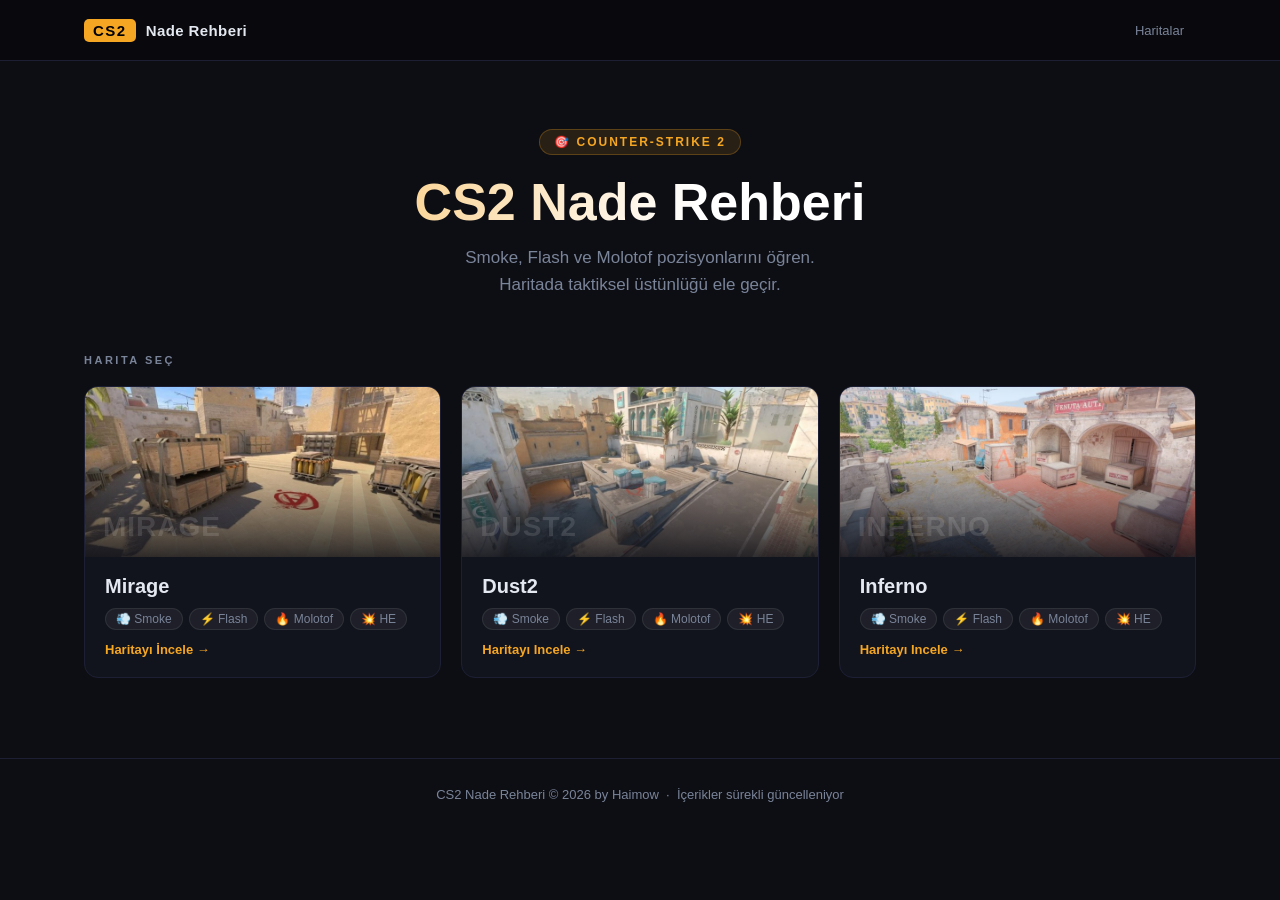
<file: index.html>
<!DOCTYPE html>
<html lang="tr">
<head>
  <meta charset="UTF-8" />
  <meta name="viewport" content="width=device-width, initial-scale=1.0" />
  <title>CS2 Nade Rehberi</title>
  <meta name="description" content="CS2 haritaları için smoke, flash ve molotof pozisyonları. Mirage, Dust2, Inferno video rehberi." />
  <link rel="icon" href="favicon.svg" type="image/svg+xml" />
  <link rel="stylesheet" href="style.css" />
</head>
<body>

  <header>
    <div class="header-inner">
      <a href="index.html" class="logo">
        <span class="logo-badge">CS2</span>
        <span class="logo-label">Nade Rehberi</span>
      </a>
      <nav>
        <a href="index.html">Haritalar</a>
      </nav>
    </div>
  </header>

  <main>
    <section class="hero">
      <span class="hero-eyebrow">🎯 COUNTER-STRIKE 2</span>
      <h1>CS2 Nade Rehberi</h1>
      <p>Smoke, Flash ve Molotof pozisyonlarını öğren.<br>Haritada taktiksel üstünlüğü ele geçir.</p>
    </section>

    <p class="section-label">HARITA SEÇ</p>

    <div class="maps-grid">

      <!-- ─── MIRAGE ─── -->
      <a href="mirage.html" class="map-card active-map">
        <div class="map-art mirage-art">
          <span class="map-art-label">MIRAGE</span>
        </div>
        <div class="map-info">
          <h2>Mirage</h2>
          <div class="nade-tags">
            <span class="nade-tag">💨 Smoke</span>
            <span class="nade-tag">⚡ Flash</span>
            <span class="nade-tag">🔥 Molotof</span>
            <span class="nade-tag">💥 HE</span>
          </div>
          <div class="tag-arrow">
            Haritayı İncele →
          </div>
        </div>
      </a>

      <!-- ─── DUST2 ─── -->
      <a href="dust2.html" class="map-card active-map">
        <div class="map-art dust2-art">
          <span class="map-art-label">DUST2</span>
        </div>
        <div class="map-info">
          <h2>Dust2</h2>
          <div class="nade-tags">
            <span class="nade-tag">💨 Smoke</span>
            <span class="nade-tag">⚡ Flash</span>
            <span class="nade-tag">🔥 Molotof</span>
            <span class="nade-tag">💥 HE</span>
          </div>
          <div class="tag-arrow">
            Haritayı Incele →
          </div>
        </div>
      </a>

      <!-- ─── INFERNO ─── -->
      <a href="inferno.html" class="map-card active-map">
        <div class="map-art inferno-art">
          <span class="map-art-label">INFERNO</span>
        </div>
        <div class="map-info">
          <h2>Inferno</h2>
          <div class="nade-tags">
            <span class="nade-tag">💨 Smoke</span>
            <span class="nade-tag">⚡ Flash</span>
            <span class="nade-tag">🔥 Molotof</span>
            <span class="nade-tag">💥 HE</span>
          </div>
          <div class="tag-arrow">
            Haritayı Incele →
          </div>
        </div>
      </a>

    </div>
  </main>

  <footer>
    <p>CS2 Nade Rehberi &copy; 2026 by Haimow &nbsp;·&nbsp; İçerikler sürekli güncelleniyor</p>
  </footer>

</body>
</html>
</file>
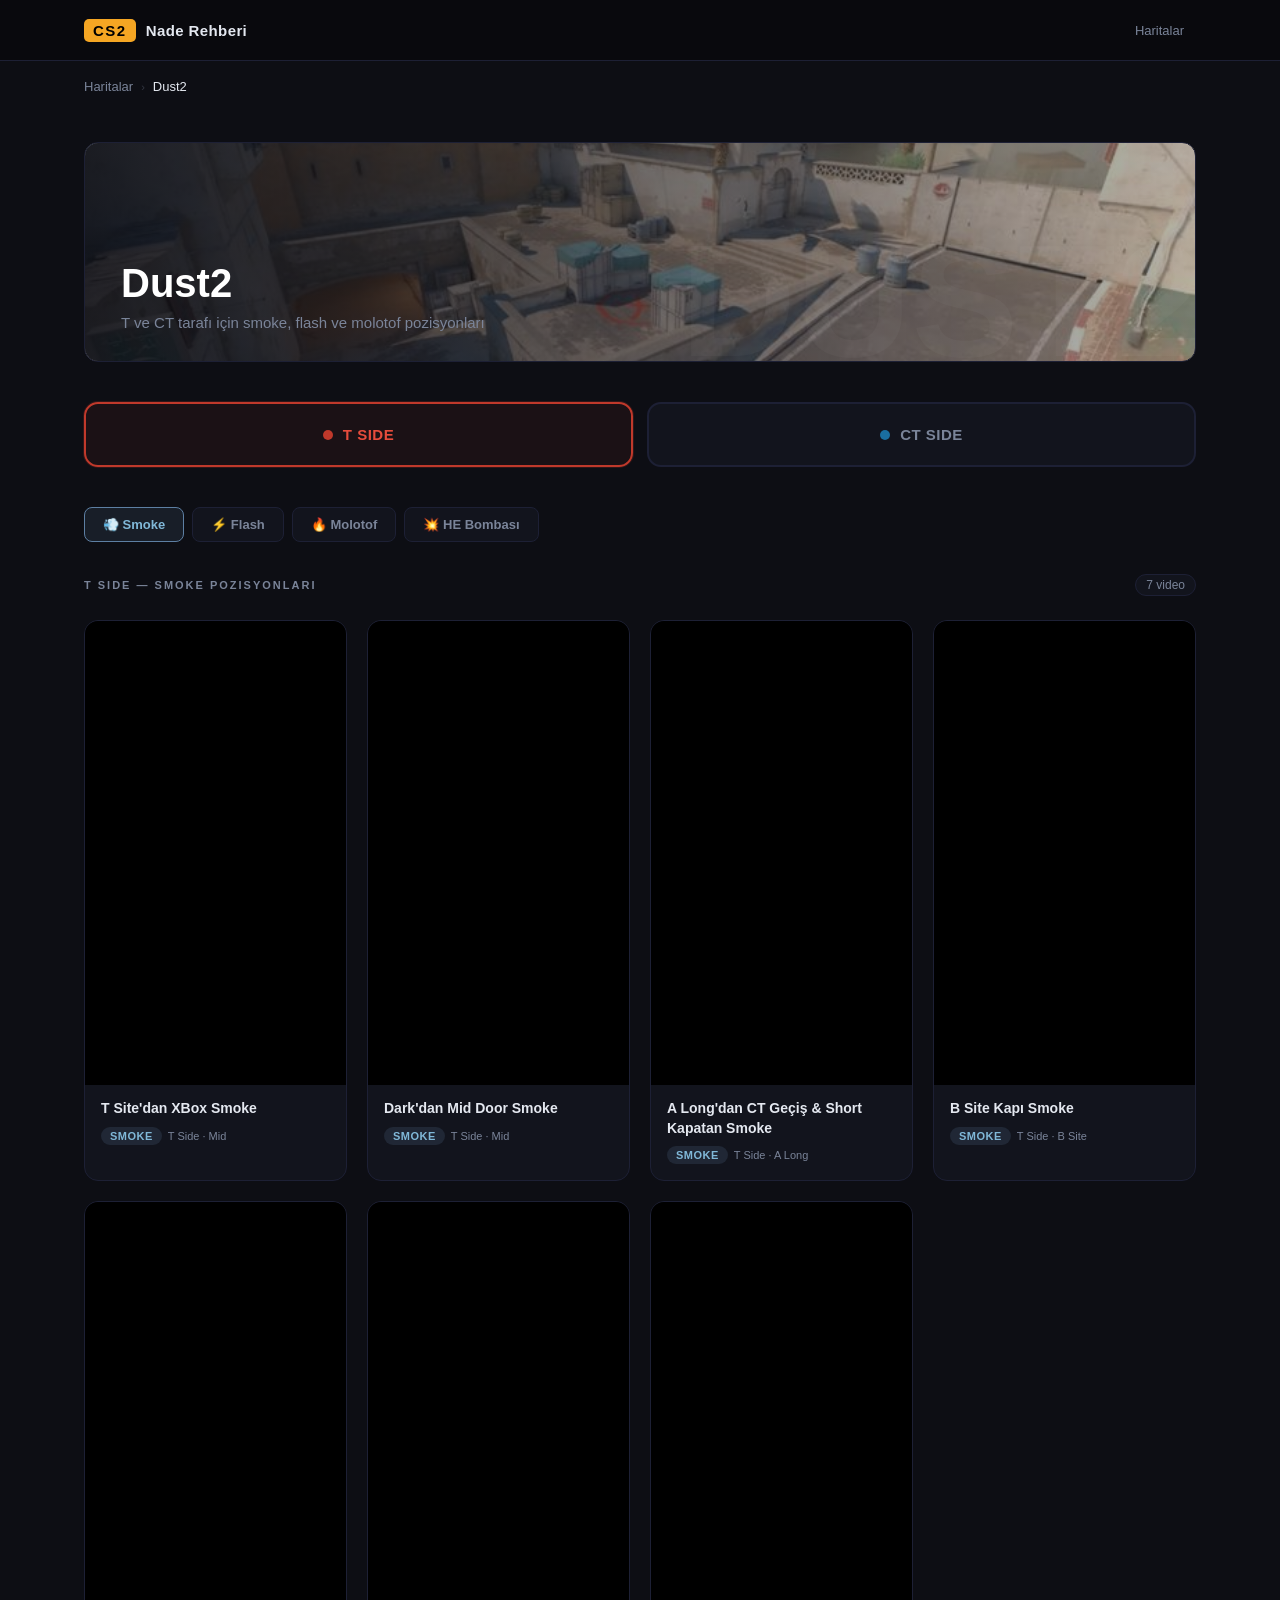
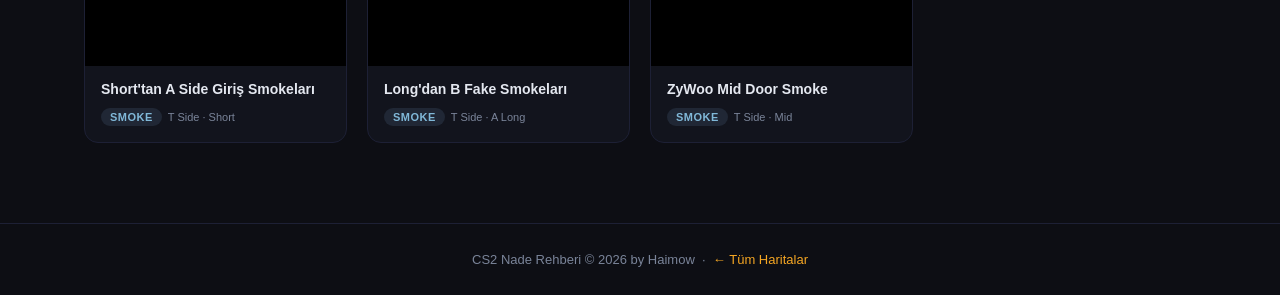
<file: dust2.html>
<!DOCTYPE html>
<html lang="tr">
<head>
  <meta charset="UTF-8" />
  <meta name="viewport" content="width=device-width, initial-scale=1.0" />
  <title>Dust2 — CS2 Nade Rehberi</title>
  <meta name="description" content="Dust2 haritasında T ve CT tarafı için smoke, flash, molotof pozisyonları ve video rehberleri." />
  <link rel="icon" href="favicon.svg" type="image/svg+xml" />
  <link rel="stylesheet" href="style.css" />
</head>
<body>

  <header>
    <div class="header-inner">
      <a href="index.html" class="logo">
        <span class="logo-badge">CS2</span>
        <span class="logo-label">Nade Rehberi</span>
      </a>
      <nav>
        <a href="index.html">Haritalar</a>
      </nav>
    </div>
  </header>

  <div class="breadcrumb">
    <a href="index.html">Haritalar</a>
    <span class="sep">›</span>
    <span class="current">Dust2</span>
  </div>

  <main>

    <!-- MAP HERO -->
    <div class="map-hero dust2-art">
      <div class="map-hero-overlay"></div>
      <span class="map-label-bg">DUST2</span>
      <div class="map-hero-content">
        <h1>Dust2</h1>
        <p>T ve CT tarafı için smoke, flash ve molotof pozisyonları</p>
      </div>
    </div>

    <!-- SIDE SELECTOR -->
    <div class="side-selector">
      <button class="side-btn t-btn active" id="btn-T" onclick="selectSide('T')">
        <span class="dot"></span>
        T SIDE
      </button>
      <button class="side-btn ct-btn" id="btn-CT" onclick="selectSide('CT')">
        <span class="dot"></span>
        CT SIDE
      </button>
    </div>

    <!-- ══════════════ T SIDE ══════════════ -->
    <div id="side-T" class="side-panel">

      <div class="nade-tabs" id="tabs-T">
        <button class="nade-tab active" data-type="smoke"   onclick="selectNade('smoke','T')">💨 Smoke</button>
        <button class="nade-tab"        data-type="flash"   onclick="selectNade('flash','T')">⚡ Flash</button>
        <button class="nade-tab"        data-type="molotov" onclick="selectNade('molotov','T')">🔥 Molotof</button>
        <button class="nade-tab"        data-type="he"      onclick="selectNade('he','T')">💥 HE Bombası</button>
      </div>

      <!-- T · SMOKE -->
      <div id="T-smoke" class="nade-content active">
        <div class="nade-section-header">
          <span class="nade-section-title">T SIDE — SMOKE POZISYONLARI</span>
          <span class="nade-count">7 video</span>
        </div>
        <div class="video-grid">

          <!-- 1 -->
          <div class="video-card">
            <div class="video-wrap">
              <iframe
                src="https://www.youtube.com/embed/_j7-LhldB5I?rel=0"
                title="T Site'dan XBox Smoke — Dust2 T Side"
                allow="accelerometer; autoplay; clipboard-write; encrypted-media; gyroscope; picture-in-picture"
                allowfullscreen
                loading="lazy"></iframe>
            </div>
            <div class="video-meta">
              <div class="video-title">T Site'dan XBox Smoke</div>
              <div class="video-tags">
                <span class="v-badge smoke">Smoke</span>
                <span class="v-side">T Side · Mid</span>
              </div>
            </div>
          </div>

          <!-- 2 -->
          <div class="video-card">
            <div class="video-wrap">
              <iframe
                src="https://www.youtube.com/embed/mUys7lGhgGE?rel=0"
                title="Dark'dan Mid Door Smoke — Dust2 T Side"
                allow="accelerometer; autoplay; clipboard-write; encrypted-media; gyroscope; picture-in-picture"
                allowfullscreen
                loading="lazy"></iframe>
            </div>
            <div class="video-meta">
              <div class="video-title">Dark'dan Mid Door Smoke</div>
              <div class="video-tags">
                <span class="v-badge smoke">Smoke</span>
                <span class="v-side">T Side · Mid</span>
              </div>
            </div>
          </div>

          <!-- 3 -->
          <div class="video-card">
            <div class="video-wrap">
              <iframe
                src="https://www.youtube.com/embed/QPNvjYfgCxs?rel=0"
                title="A Long'dan CT Geçiş ve Short Kapatan Smoke — Dust2 T Side"
                allow="accelerometer; autoplay; clipboard-write; encrypted-media; gyroscope; picture-in-picture"
                allowfullscreen
                loading="lazy"></iframe>
            </div>
            <div class="video-meta">
              <div class="video-title">A Long'dan CT Geçiş & Short Kapatan Smoke</div>
              <div class="video-tags">
                <span class="v-badge smoke">Smoke</span>
                <span class="v-side">T Side · A Long</span>
              </div>
            </div>
          </div>

          <!-- 4 -->
          <div class="video-card">
            <div class="video-wrap">
              <iframe
                src="https://www.youtube.com/embed/F8hf64g1MTo?rel=0"
                title="B Site Kapı Smoke — Dust2 T Side"
                allow="accelerometer; autoplay; clipboard-write; encrypted-media; gyroscope; picture-in-picture"
                allowfullscreen
                loading="lazy"></iframe>
            </div>
            <div class="video-meta">
              <div class="video-title">B Site Kapı Smoke</div>
              <div class="video-tags">
                <span class="v-badge smoke">Smoke</span>
                <span class="v-side">T Side · B Site</span>
              </div>
            </div>
          </div>

          <!-- 5 -->
          <div class="video-card">
            <div class="video-wrap">
              <iframe
                src="https://www.youtube.com/embed/MlWtnjYoNzs?rel=0"
                title="Short'tan A Side Giriş Smokeları — Dust2 T Side"
                allow="accelerometer; autoplay; clipboard-write; encrypted-media; gyroscope; picture-in-picture"
                allowfullscreen
                loading="lazy"></iframe>
            </div>
            <div class="video-meta">
              <div class="video-title">Short'tan A Side Giriş Smokeları</div>
              <div class="video-tags">
                <span class="v-badge smoke">Smoke</span>
                <span class="v-side">T Side · Short</span>
              </div>
            </div>
          </div>

          <!-- 6 -->
          <div class="video-card">
            <div class="video-wrap">
              <iframe
                src="https://www.youtube.com/embed/jqLv-cZ9zMg?rel=0"
                title="Long'dan B Fake Smokeları — Dust2 T Side"
                allow="accelerometer; autoplay; clipboard-write; encrypted-media; gyroscope; picture-in-picture"
                allowfullscreen
                loading="lazy"></iframe>
            </div>
            <div class="video-meta">
              <div class="video-title">Long'dan B Fake Smokeları</div>
              <div class="video-tags">
                <span class="v-badge smoke">Smoke</span>
                <span class="v-side">T Side · A Long</span>
              </div>
            </div>
          </div>

          <!-- 7 -->
          <div class="video-card">
            <div class="video-wrap">
              <iframe
                src="https://www.youtube.com/embed/lMHOKGGyUyc?rel=0"
                title="ZyWoo Mid Door Smoke — Dust2 T Side"
                allow="accelerometer; autoplay; clipboard-write; encrypted-media; gyroscope; picture-in-picture"
                allowfullscreen
                loading="lazy"></iframe>
            </div>
            <div class="video-meta">
              <div class="video-title">ZyWoo Mid Door Smoke</div>
              <div class="video-tags">
                <span class="v-badge smoke">Smoke</span>
                <span class="v-side">T Side · Mid</span>
              </div>
            </div>
          </div>

        </div><!-- /video-grid -->
      </div><!-- /T-smoke -->

      <!-- T · FLASH -->
      <div id="T-flash" class="nade-content">
        <div class="nade-section-header">
          <span class="nade-section-title">T SIDE — FLASH POZISYONLARI</span>
          <span class="nade-count">3 video</span>
        </div>
        <div class="video-grid">

          <div class="video-card">
            <div class="video-wrap">
              <iframe
                src="https://www.youtube.com/embed/4PnrRcAYbtc?rel=0"
                title="Short Flash A Site — Dust2 T Side"
                allow="accelerometer; autoplay; clipboard-write; encrypted-media; gyroscope; picture-in-picture"
                allowfullscreen loading="lazy"></iframe>
            </div>
            <div class="video-meta">
              <div class="video-title">Short Flash A Site</div>
              <div class="video-tags">
                <span class="v-badge flash">Flash</span>
                <span class="v-side">T Side · Short</span>
              </div>
            </div>
          </div>

          <div class="video-card">
            <div class="video-wrap">
              <iframe
                src="https://www.youtube.com/embed/57pphpMI0Y8?rel=0"
                title="B Site Xbox Flash — Dust2 T Side"
                allow="accelerometer; autoplay; clipboard-write; encrypted-media; gyroscope; picture-in-picture"
                allowfullscreen loading="lazy"></iframe>
            </div>
            <div class="video-meta">
              <div class="video-title">B Site Xbox Flash</div>
              <div class="video-tags">
                <span class="v-badge flash">Flash</span>
                <span class="v-side">T Side · B Site</span>
              </div>
            </div>
          </div>

          <div class="video-card">
            <div class="video-wrap-landscape">
              <iframe
                src="https://www.youtube.com/embed/YRaTb3xYnmY?rel=0"
                title="Short Flash From Tunnel — Dust2 T Side"
                allow="accelerometer; autoplay; clipboard-write; encrypted-media; gyroscope; picture-in-picture"
                allowfullscreen loading="lazy"></iframe>
            </div>
            <div class="video-meta">
              <div class="video-title">Short Flash From Tunnel</div>
              <div class="video-tags">
                <span class="v-badge flash">Flash</span>
                <span class="v-side">T Side · Short</span>
              </div>
            </div>
          </div>

        </div>
      </div>

      <!-- T · MOLOTOV -->
      <div id="T-molotov" class="nade-content">
        <div class="nade-section-header">
          <span class="nade-section-title">T SIDE — MOLOTOF POZISYONLARI</span>
          <span class="nade-count">2 video</span>
        </div>
        <div class="video-grid">

          <div class="video-card">
            <div class="video-wrap">
              <iframe
                src="https://www.youtube.com/embed/Y6pEJHnN7nY?rel=0"
                title="Long Entry Molly — Dust2 T Side"
                allow="accelerometer; autoplay; clipboard-write; encrypted-media; gyroscope; picture-in-picture"
                allowfullscreen loading="lazy"></iframe>
            </div>
            <div class="video-meta">
              <div class="video-title">Long Entry Molly</div>
              <div class="video-tags">
                <span class="v-badge molotov">Molotof</span>
                <span class="v-side">T Side · A Long</span>
              </div>
            </div>
          </div>

          <div class="video-card">
            <div class="video-wrap-landscape">
              <iframe
                src="https://www.youtube.com/embed/gRCSuM8K-Ls?rel=0"
                title="B Site Under Window Molly — Dust2 T Side"
                allow="accelerometer; autoplay; clipboard-write; encrypted-media; gyroscope; picture-in-picture"
                allowfullscreen loading="lazy"></iframe>
            </div>
            <div class="video-meta">
              <div class="video-title">B Site Under Window Molly</div>
              <div class="video-tags">
                <span class="v-badge molotov">Molotof</span>
                <span class="v-side">T Side · B Site</span>
              </div>
            </div>
          </div>

        </div>
      </div>

      <!-- T · HE -->
      <div id="T-he" class="nade-content">
        <div class="soon-section">
          <div class="soon-icon">💥</div>
          <h3>HE Bombası Pozisyonları Yakında</h3>
          <p>T Side Dust2 HE videoları hazırlanıyor</p>
        </div>
      </div>

    </div><!-- /side-T -->


    <!-- ══════════════ CT SIDE ══════════════ -->
    <div id="side-CT" class="side-panel" style="display:none;">

      <div class="nade-tabs" id="tabs-CT">
        <button class="nade-tab active" data-type="smoke"   onclick="selectNade('smoke','CT')">💨 Smoke</button>
        <button class="nade-tab"        data-type="flash"   onclick="selectNade('flash','CT')">⚡ Flash</button>
        <button class="nade-tab"        data-type="molotov" onclick="selectNade('molotov','CT')">🔥 Molotof</button>
        <button class="nade-tab"        data-type="he"      onclick="selectNade('he','CT')">💥 HE Bombası</button>
      </div>

      <div id="CT-smoke" class="nade-content active">
        <div class="soon-section">
          <div class="soon-icon">💨</div>
          <h3>CT Side Smoke Pozisyonları Yakında</h3>
          <p>CT Side Dust2 smoke videoları hazırlanıyor</p>
        </div>
      </div>
      <div id="CT-flash" class="nade-content">
        <div class="soon-section">
          <div class="soon-icon">⚡</div>
          <h3>CT Side Flash Pozisyonları Yakında</h3>
          <p>CT Side Dust2 flash videoları hazırlanıyor</p>
        </div>
      </div>
      <div id="CT-molotov" class="nade-content">
        <div class="soon-section">
          <div class="soon-icon">🔥</div>
          <h3>CT Side Molotof Pozisyonları Yakında</h3>
          <p>CT Side Dust2 molotof videoları hazırlanıyor</p>
        </div>
      </div>
      <div id="CT-he" class="nade-content">
        <div class="soon-section">
          <div class="soon-icon">💥</div>
          <h3>CT Side HE Pozisyonları Yakında</h3>
          <p>CT Side Dust2 HE videoları hazırlanıyor</p>
        </div>
      </div>

    </div><!-- /side-CT -->

  </main>

  <footer>
    <p>CS2 Nade Rehberi &copy; 2026 by Haimow &nbsp;·&nbsp; <a href="index.html">← Tüm Haritalar</a></p>
  </footer>

  <script>
    var currentSide = 'T';

    function selectSide(side) {
      currentSide = side;
      document.getElementById('btn-T').classList.toggle('active', side === 'T');
      document.getElementById('btn-CT').classList.toggle('active', side === 'CT');
      document.getElementById('side-T').style.display  = side === 'T'  ? 'block' : 'none';
      document.getElementById('side-CT').style.display = side === 'CT' ? 'block' : 'none';
    }

    function selectNade(type, side) {
      var s = side || currentSide;
      var tabs = document.querySelectorAll('#tabs-' + s + ' .nade-tab');
      tabs.forEach(function(t){ t.classList.remove('active'); });
      var activeTab = document.querySelector('#tabs-' + s + ' .nade-tab[data-type="' + type + '"]');
      if (activeTab) activeTab.classList.add('active');
      var panel = document.getElementById('side-' + s);
      panel.querySelectorAll('.nade-content').forEach(function(c){ c.classList.remove('active'); });
      var target = document.getElementById(s + '-' + type);
      if (target) target.classList.add('active');
    }
  </script>

</body>
</html>
</file>
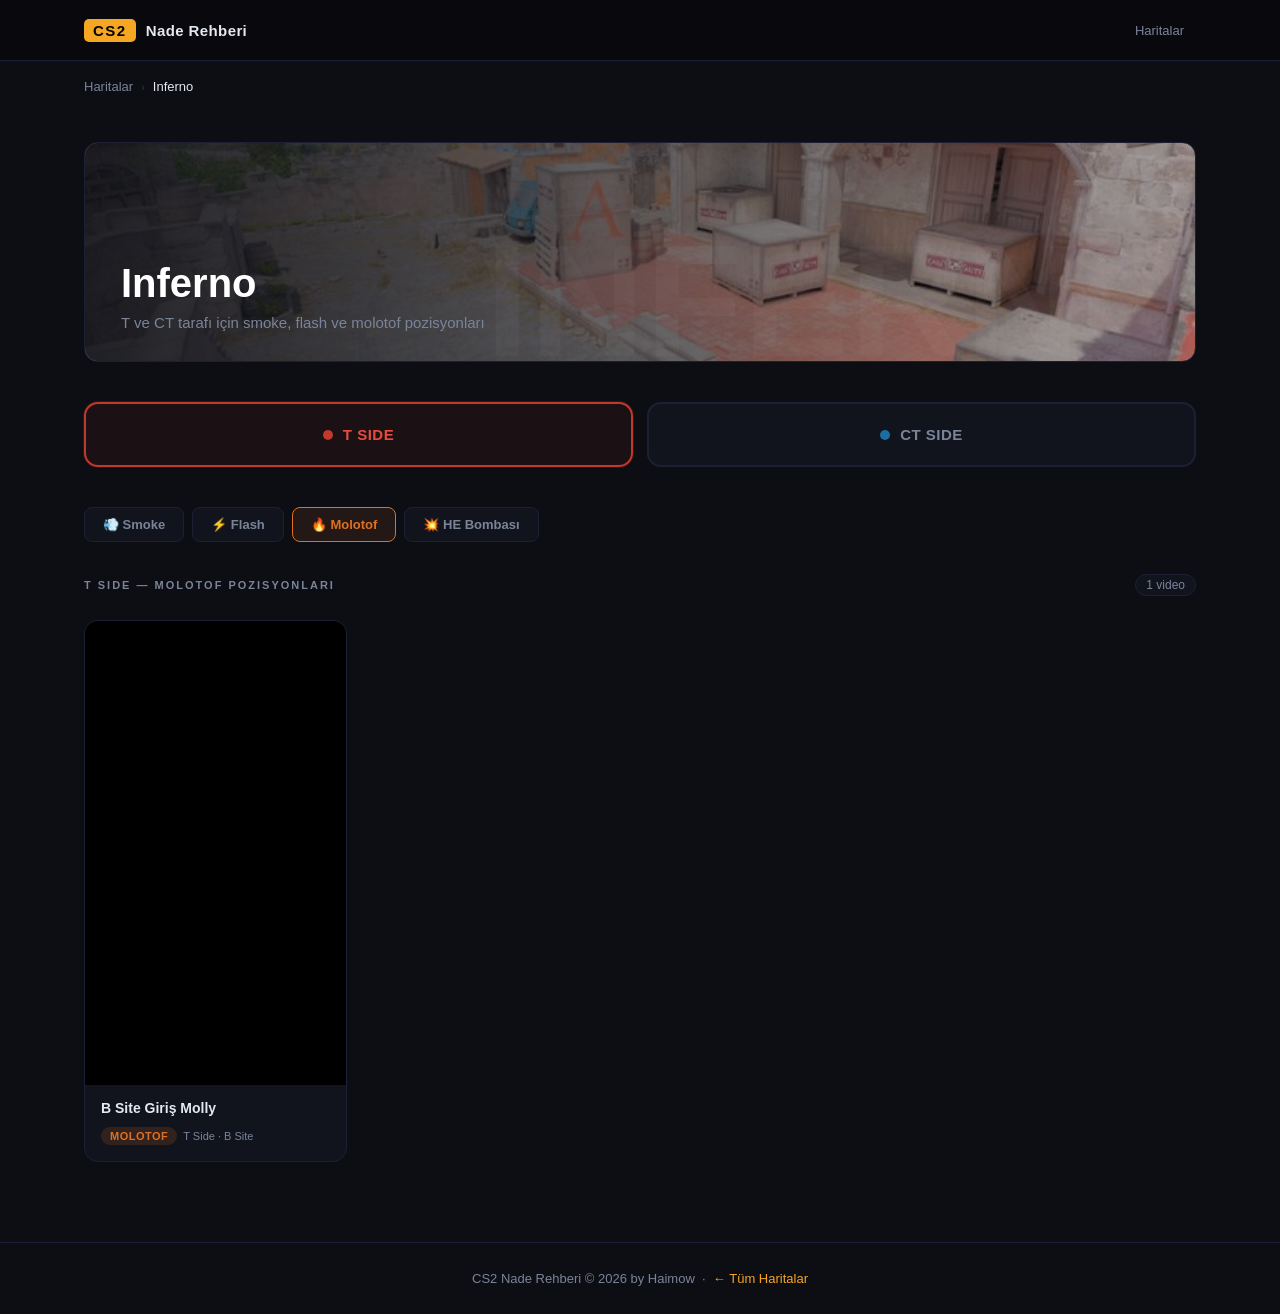
<file: inferno.html>
<!DOCTYPE html>
<html lang="tr">
<head>
  <meta charset="UTF-8" />
  <meta name="viewport" content="width=device-width, initial-scale=1.0" />
  <title>Inferno — CS2 Nade Rehberi</title>
  <meta name="description" content="Inferno haritasında T ve CT tarafı için smoke, flash, molotof pozisyonları ve video rehberleri." />
  <link rel="icon" href="favicon.svg" type="image/svg+xml" />
  <link rel="stylesheet" href="style.css" />
</head>
<body>

  <header>
    <div class="header-inner">
      <a href="index.html" class="logo">
        <span class="logo-badge">CS2</span>
        <span class="logo-label">Nade Rehberi</span>
      </a>
      <nav>
        <a href="index.html">Haritalar</a>
      </nav>
    </div>
  </header>

  <div class="breadcrumb">
    <a href="index.html">Haritalar</a>
    <span class="sep">›</span>
    <span class="current">Inferno</span>
  </div>

  <main>

    <!-- MAP HERO -->
    <div class="map-hero inferno-art">
      <div class="map-hero-overlay"></div>
      <span class="map-label-bg">INFERNO</span>
      <div class="map-hero-content">
        <h1>Inferno</h1>
        <p>T ve CT tarafı için smoke, flash ve molotof pozisyonları</p>
      </div>
    </div>

    <!-- SIDE SELECTOR -->
    <div class="side-selector">
      <button class="side-btn t-btn active" id="btn-T" onclick="selectSide('T')">
        <span class="dot"></span>
        T SIDE
      </button>
      <button class="side-btn ct-btn" id="btn-CT" onclick="selectSide('CT')">
        <span class="dot"></span>
        CT SIDE
      </button>
    </div>

    <!-- ══════════════ T SIDE ══════════════ -->
    <div id="side-T" class="side-panel">

      <div class="nade-tabs" id="tabs-T">
        <button class="nade-tab"        data-type="smoke"   onclick="selectNade('smoke','T')">💨 Smoke</button>
        <button class="nade-tab"        data-type="flash"   onclick="selectNade('flash','T')">⚡ Flash</button>
        <button class="nade-tab active" data-type="molotov" onclick="selectNade('molotov','T')">🔥 Molotof</button>
        <button class="nade-tab"        data-type="he"      onclick="selectNade('he','T')">💥 HE Bombası</button>
      </div>

      <!-- T · SMOKE -->
      <div id="T-smoke" class="nade-content">
        <div class="soon-section">
          <div class="soon-icon">💨</div>
          <h3>Smoke Pozisyonları Yakında</h3>
          <p>T Side Inferno smoke videoları hazırlanıyor</p>
        </div>
      </div>

      <!-- T · FLASH -->
      <div id="T-flash" class="nade-content">
        <div class="soon-section">
          <div class="soon-icon">⚡</div>
          <h3>Flash Pozisyonları Yakında</h3>
          <p>T Side Inferno flash videoları hazırlanıyor</p>
        </div>
      </div>

      <!-- T · MOLOTOV -->
      <div id="T-molotov" class="nade-content active">
        <div class="nade-section-header">
          <span class="nade-section-title">T SIDE — MOLOTOF POZISYONLARI</span>
          <span class="nade-count">1 video</span>
        </div>
        <div class="video-grid">

          <!-- 1 -->
          <div class="video-card">
            <div class="video-wrap">
              <iframe
                src="https://www.youtube.com/embed/0viKNr16OCA?rel=0"
                title="B Site Giriş Molly — Inferno T Side"
                allow="accelerometer; autoplay; clipboard-write; encrypted-media; gyroscope; picture-in-picture"
                allowfullscreen
                loading="lazy"></iframe>
            </div>
            <div class="video-meta">
              <div class="video-title">B Site Giriş Molly</div>
              <div class="video-tags">
                <span class="v-badge molotov">Molotof</span>
                <span class="v-side">T Side · B Site</span>
              </div>
            </div>
          </div>

        </div><!-- /video-grid -->
      </div><!-- /T-molotov -->

      <!-- T · HE -->
      <div id="T-he" class="nade-content">
        <div class="soon-section">
          <div class="soon-icon">💥</div>
          <h3>HE Bombası Pozisyonları Yakında</h3>
          <p>T Side Inferno HE videoları hazırlanıyor</p>
        </div>
      </div>

    </div><!-- /side-T -->


    <!-- ══════════════ CT SIDE ══════════════ -->
    <div id="side-CT" class="side-panel" style="display:none;">

      <div class="nade-tabs" id="tabs-CT">
        <button class="nade-tab active" data-type="smoke"   onclick="selectNade('smoke','CT')">💨 Smoke</button>
        <button class="nade-tab"        data-type="flash"   onclick="selectNade('flash','CT')">⚡ Flash</button>
        <button class="nade-tab"        data-type="molotov" onclick="selectNade('molotov','CT')">🔥 Molotof</button>
        <button class="nade-tab"        data-type="he"      onclick="selectNade('he','CT')">💥 HE Bombası</button>
      </div>

      <div id="CT-smoke" class="nade-content active">
        <div class="soon-section">
          <div class="soon-icon">💨</div>
          <h3>CT Side Smoke Pozisyonları Yakında</h3>
          <p>CT Side Inferno smoke videoları hazırlanıyor</p>
        </div>
      </div>
      <div id="CT-flash" class="nade-content">
        <div class="soon-section">
          <div class="soon-icon">⚡</div>
          <h3>CT Side Flash Pozisyonları Yakında</h3>
          <p>CT Side Inferno flash videoları hazırlanıyor</p>
        </div>
      </div>
      <div id="CT-molotov" class="nade-content">
        <div class="soon-section">
          <div class="soon-icon">🔥</div>
          <h3>CT Side Molotof Pozisyonları Yakında</h3>
          <p>CT Side Inferno molotof videoları hazırlanıyor</p>
        </div>
      </div>
      <div id="CT-he" class="nade-content">
        <div class="soon-section">
          <div class="soon-icon">💥</div>
          <h3>CT Side HE Pozisyonları Yakında</h3>
          <p>CT Side Inferno HE videoları hazırlanıyor</p>
        </div>
      </div>

    </div><!-- /side-CT -->

  </main>

  <footer>
    <p>CS2 Nade Rehberi &copy; 2026 by Haimow &nbsp;·&nbsp; <a href="index.html">← Tüm Haritalar</a></p>
  </footer>

  <script>
    var currentSide = 'T';

    function selectSide(side) {
      currentSide = side;
      document.getElementById('btn-T').classList.toggle('active', side === 'T');
      document.getElementById('btn-CT').classList.toggle('active', side === 'CT');
      document.getElementById('side-T').style.display  = side === 'T'  ? 'block' : 'none';
      document.getElementById('side-CT').style.display = side === 'CT' ? 'block' : 'none';
    }

    function selectNade(type, side) {
      var s = side || currentSide;
      var tabs = document.querySelectorAll('#tabs-' + s + ' .nade-tab');
      tabs.forEach(function(t){ t.classList.remove('active'); });
      var activeTab = document.querySelector('#tabs-' + s + ' .nade-tab[data-type="' + type + '"]');
      if (activeTab) activeTab.classList.add('active');
      var panel = document.getElementById('side-' + s);
      panel.querySelectorAll('.nade-content').forEach(function(c){ c.classList.remove('active'); });
      var target = document.getElementById(s + '-' + type);
      if (target) target.classList.add('active');
    }
  </script>

</body>
</html>
</file>
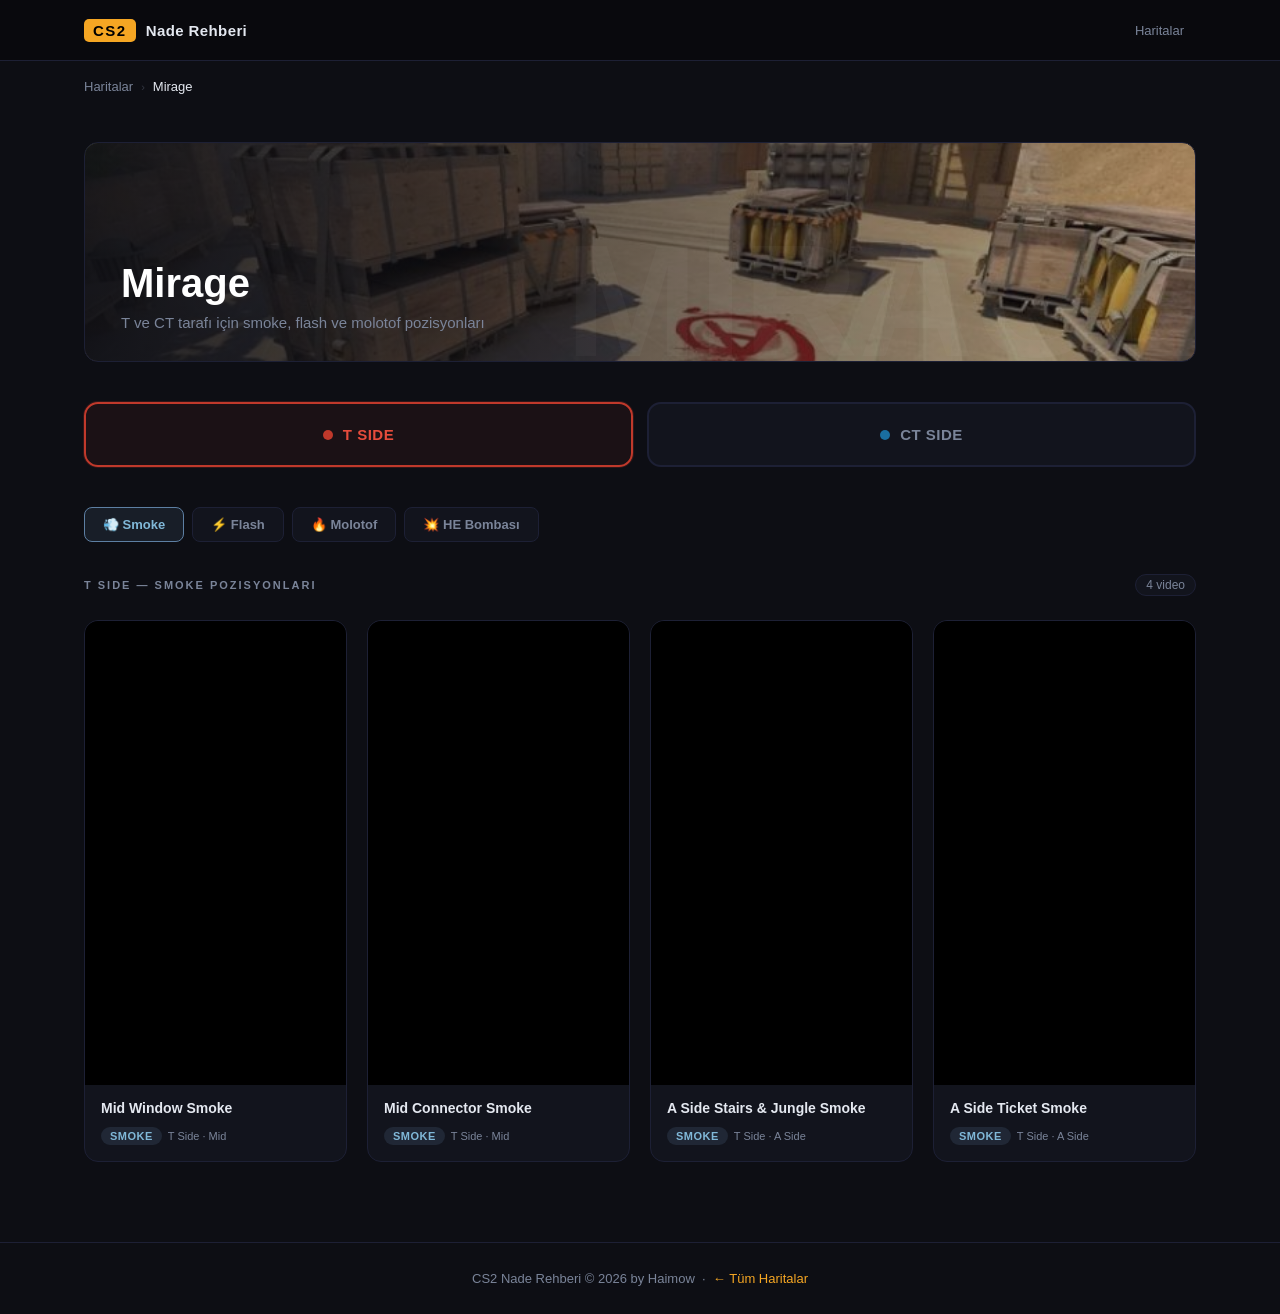
<file: mirage.html>
<!DOCTYPE html>
<html lang="tr">
<head>
  <meta charset="UTF-8" />
  <meta name="viewport" content="width=device-width, initial-scale=1.0" />
  <title>Mirage — CS2 Nade Rehberi</title>
  <meta name="description" content="Mirage haritasında T ve CT tarafı için smoke, flash, molotof pozisyonları ve video rehberleri." />
  <link rel="icon" href="favicon.svg" type="image/svg+xml" />
  <link rel="stylesheet" href="style.css" />
</head>
<body>

  <header>
    <div class="header-inner">
      <a href="index.html" class="logo">
        <span class="logo-badge">CS2</span>
        <span class="logo-label">Nade Rehberi</span>
      </a>
      <nav>
        <a href="index.html">Haritalar</a>
      </nav>
    </div>
  </header>

  <div class="breadcrumb">
    <a href="index.html">Haritalar</a>
    <span class="sep">›</span>
    <span class="current">Mirage</span>
  </div>

  <main>

    <!-- MAP HERO -->
    <div class="map-hero mirage-art">
      <div class="map-hero-overlay"></div>
      <span class="map-label-bg">MIRAGE</span>
      <div class="map-hero-content">
        <h1>Mirage</h1>
        <p>T ve CT tarafı için smoke, flash ve molotof pozisyonları</p>
      </div>
    </div>

    <!-- SIDE SELECTOR -->
    <div class="side-selector">
      <button class="side-btn t-btn active" id="btn-T" onclick="selectSide('T')">
        <span class="dot"></span>
        T SIDE
      </button>
      <button class="side-btn ct-btn" id="btn-CT" onclick="selectSide('CT')">
        <span class="dot"></span>
        CT SIDE
      </button>
    </div>

    <!-- ══════════════ T SIDE ══════════════ -->
    <div id="side-T" class="side-panel">

      <div class="nade-tabs" id="tabs-T">
        <button class="nade-tab active" data-type="smoke" onclick="selectNade('smoke','T')">💨 Smoke</button>
        <button class="nade-tab"        data-type="flash" onclick="selectNade('flash','T')">⚡ Flash</button>
        <button class="nade-tab"        data-type="molotov" onclick="selectNade('molotov','T')">🔥 Molotof</button>
        <button class="nade-tab"        data-type="he"    onclick="selectNade('he','T')">💥 HE Bombası</button>
      </div>

      <!-- T · SMOKE -->
      <div id="T-smoke" class="nade-content active">
        <div class="nade-section-header">
          <span class="nade-section-title">T SIDE — SMOKE POZISYONLARI</span>
          <span class="nade-count">4 video</span>
        </div>
        <div class="video-grid">

          <!-- 1 -->
          <div class="video-card">
            <div class="video-wrap">
              <iframe
                src="https://www.youtube.com/embed/-miscViSqUM?rel=0"
                title="Mid Window Smoke — Mirage T Side"
                allow="accelerometer; autoplay; clipboard-write; encrypted-media; gyroscope; picture-in-picture"
                allowfullscreen
                loading="lazy"></iframe>
            </div>
            <div class="video-meta">
              <div class="video-title">Mid Window Smoke</div>
              <div class="video-tags">
                <span class="v-badge smoke">Smoke</span>
                <span class="v-side">T Side · Mid</span>
              </div>
            </div>
          </div>

          <!-- 2 -->
          <div class="video-card">
            <div class="video-wrap">
              <iframe
                src="https://www.youtube.com/embed/POYjFrZLk88?rel=0"
                title="Mid Connector Smoke — Mirage T Side"
                allow="accelerometer; autoplay; clipboard-write; encrypted-media; gyroscope; picture-in-picture"
                allowfullscreen
                loading="lazy"></iframe>
            </div>
            <div class="video-meta">
              <div class="video-title">Mid Connector Smoke</div>
              <div class="video-tags">
                <span class="v-badge smoke">Smoke</span>
                <span class="v-side">T Side · Mid</span>
              </div>
            </div>
          </div>

          <!-- 3 -->
          <div class="video-card">
            <div class="video-wrap">
              <iframe
                src="https://www.youtube.com/embed/IHYPywK_eKQ?rel=0"
                title="A Side Stairs ve Jungle Smoke — Mirage T Side"
                allow="accelerometer; autoplay; clipboard-write; encrypted-media; gyroscope; picture-in-picture"
                allowfullscreen
                loading="lazy"></iframe>
            </div>
            <div class="video-meta">
              <div class="video-title">A Side Stairs & Jungle Smoke</div>
              <div class="video-tags">
                <span class="v-badge smoke">Smoke</span>
                <span class="v-side">T Side · A Side</span>
              </div>
            </div>
          </div>

          <!-- 4 -->
          <div class="video-card">
            <div class="video-wrap">
              <iframe
                src="https://www.youtube.com/embed/lcc8bRdpWec?rel=0"
                title="A Side Ticket Smoke — Mirage T Side"
                allow="accelerometer; autoplay; clipboard-write; encrypted-media; gyroscope; picture-in-picture"
                allowfullscreen
                loading="lazy"></iframe>
            </div>
            <div class="video-meta">
              <div class="video-title">A Side Ticket Smoke</div>
              <div class="video-tags">
                <span class="v-badge smoke">Smoke</span>
                <span class="v-side">T Side · A Side</span>
              </div>
            </div>
          </div>

        </div><!-- /video-grid -->
      </div><!-- /T-smoke -->

      <!-- T · FLASH -->
      <div id="T-flash" class="nade-content">
        <div class="soon-section">
          <div class="soon-icon">⚡</div>
          <h3>Flash Pozisyonları Yakında</h3>
          <p>T Side Mirage flash videoları hazırlanıyor</p>
        </div>
      </div>

      <!-- T · MOLOTOV -->
      <div id="T-molotov" class="nade-content">
        <div class="soon-section">
          <div class="soon-icon">🔥</div>
          <h3>Molotof Pozisyonları Yakında</h3>
          <p>T Side Mirage molotof videoları hazırlanıyor</p>
        </div>
      </div>

      <!-- T · HE -->
      <div id="T-he" class="nade-content">
        <div class="soon-section">
          <div class="soon-icon">💥</div>
          <h3>HE Bombası Pozisyonları Yakında</h3>
          <p>T Side Mirage HE videoları hazırlanıyor</p>
        </div>
      </div>

    </div><!-- /side-T -->


    <!-- ══════════════ CT SIDE ══════════════ -->
    <div id="side-CT" class="side-panel" style="display:none;">

      <div class="nade-tabs" id="tabs-CT">
        <button class="nade-tab active" data-type="smoke"   onclick="selectNade('smoke','CT')">💨 Smoke</button>
        <button class="nade-tab"        data-type="flash"   onclick="selectNade('flash','CT')">⚡ Flash</button>
        <button class="nade-tab"        data-type="molotov" onclick="selectNade('molotov','CT')">🔥 Molotof</button>
        <button class="nade-tab"        data-type="he"      onclick="selectNade('he','CT')">💥 HE Bombası</button>
      </div>

      <div id="CT-smoke" class="nade-content active">
        <div class="soon-section">
          <div class="soon-icon">💨</div>
          <h3>CT Side Smoke Pozisyonları Yakında</h3>
          <p>CT Side Mirage smoke videoları hazırlanıyor</p>
        </div>
      </div>
      <div id="CT-flash" class="nade-content">
        <div class="soon-section">
          <div class="soon-icon">⚡</div>
          <h3>CT Side Flash Pozisyonları Yakında</h3>
          <p>CT Side Mirage flash videoları hazırlanıyor</p>
        </div>
      </div>
      <div id="CT-molotov" class="nade-content">
        <div class="soon-section">
          <div class="soon-icon">🔥</div>
          <h3>CT Side Molotof Pozisyonları Yakında</h3>
          <p>CT Side Mirage molotof videoları hazırlanıyor</p>
        </div>
      </div>
      <div id="CT-he" class="nade-content">
        <div class="soon-section">
          <div class="soon-icon">💥</div>
          <h3>CT Side HE Pozisyonları Yakında</h3>
          <p>CT Side Mirage HE videoları hazırlanıyor</p>
        </div>
      </div>

    </div><!-- /side-CT -->

  </main>

  <footer>
    <p>CS2 Nade Rehberi &copy; 2026 by Haimow &nbsp;·&nbsp; <a href="index.html">← Tüm Haritalar</a></p>
  </footer>

  <script>
    var currentSide = 'T';

    function selectSide(side) {
      currentSide = side;

      // Buttons
      document.getElementById('btn-T').classList.toggle('active', side === 'T');
      document.getElementById('btn-CT').classList.toggle('active', side === 'CT');

      // Panels
      document.getElementById('side-T').style.display  = side === 'T'  ? 'block' : 'none';
      document.getElementById('side-CT').style.display = side === 'CT' ? 'block' : 'none';
    }

    function selectNade(type, side) {
      var s = side || currentSide;

      // Update tabs inside this panel
      var tabs = document.querySelectorAll('#tabs-' + s + ' .nade-tab');
      tabs.forEach(function(t){ t.classList.remove('active'); });
      var activeTab = document.querySelector('#tabs-' + s + ' .nade-tab[data-type="' + type + '"]');
      if (activeTab) activeTab.classList.add('active');

      // Show correct content
      var panel = document.getElementById('side-' + s);
      panel.querySelectorAll('.nade-content').forEach(function(c){ c.classList.remove('active'); });
      var target = document.getElementById(s + '-' + type);
      if (target) target.classList.add('active');
    }
  </script>

</body>
</html>
</file>
<file: style.css>
/* ================================================
   CS2 Nade Rehberi — Stylesheet
   ================================================ */

:root {
  --bg:          #0d0e14;
  --bg-card:     #12141d;
  --bg-card-h:   #191c28;
  --bg-nav:      #09090d;
  --accent:      #f5a623;
  --accent-h:    #ffc04d;
  --t-col:       #c0392b;
  --t-col-h:     #e74c3c;
  --ct-col:      #1a6ea0;
  --ct-col-h:    #2980b9;
  --smoke-col:   #5d7fa3;
  --flash-col:   #e8c520;
  --mol-col:     #e07020;
  --he-col:      #27ae60;
  --text:        #e4e8f0;
  --text-m:      #7a8499;
  --border:      #1d2035;
  --radius:      14px;
  --radius-sm:   8px;
  --shadow:      0 4px 24px rgba(0,0,0,0.5);
}

*, *::before, *::after { margin:0; padding:0; box-sizing:border-box; }

html { scroll-behavior: smooth; }

body {
  background: var(--bg);
  color: var(--text);
  font-family: 'Segoe UI', -apple-system, BlinkMacSystemFont, 'Helvetica Neue', sans-serif;
  min-height: 100vh;
  -webkit-font-smoothing: antialiased;
}

/* ── HEADER ───────────────────────────────────── */
header {
  background: var(--bg-nav);
  border-bottom: 1px solid var(--border);
  position: sticky;
  top: 0;
  z-index: 200;
  backdrop-filter: blur(12px);
}

.header-inner {
  max-width: 1160px;
  margin: 0 auto;
  padding: 0 24px;
  height: 60px;
  display: flex;
  align-items: center;
  justify-content: space-between;
}

.logo {
  display: flex;
  align-items: center;
  gap: 10px;
  text-decoration: none;
}

.logo-badge {
  background: var(--accent);
  color: #000;
  font-weight: 900;
  font-size: 15px;
  padding: 3px 9px;
  border-radius: 5px;
  letter-spacing: 1.5px;
}

.logo-label {
  font-size: 15px;
  font-weight: 600;
  color: var(--text);
  letter-spacing: 0.4px;
}

nav { display:flex; gap:6px; }

nav a {
  color: var(--text-m);
  text-decoration: none;
  font-size: 13px;
  padding: 6px 12px;
  border-radius: var(--radius-sm);
  transition: color 0.2s, background 0.2s;
}

nav a:hover { color: var(--text); background: rgba(255,255,255,0.05); }

/* ── BREADCRUMB ───────────────────────────────── */
.breadcrumb {
  max-width: 1160px;
  margin: 0 auto;
  padding: 18px 24px 0;
  display: flex;
  align-items: center;
  gap: 8px;
  font-size: 13px;
  color: var(--text-m);
}

.breadcrumb a { color: var(--text-m); text-decoration:none; transition: color 0.2s; }
.breadcrumb a:hover { color: var(--accent); }
.breadcrumb .sep { opacity: 0.35; font-size: 11px; }
.breadcrumb .current { color: var(--text); }

/* ── MAIN ─────────────────────────────────────── */
main {
  max-width: 1160px;
  margin: 0 auto;
  padding: 48px 24px 80px;
}

/* ── HERO ─────────────────────────────────────── */
.hero {
  text-align: center;
  padding: 20px 0 56px;
}

.hero-eyebrow {
  display: inline-block;
  background: rgba(245,166,35,0.12);
  border: 1px solid rgba(245,166,35,0.25);
  color: var(--accent);
  font-size: 12px;
  font-weight: 700;
  letter-spacing: 2px;
  padding: 5px 14px;
  border-radius: 20px;
  margin-bottom: 20px;
}

.hero h1 {
  font-size: 52px;
  font-weight: 900;
  line-height: 1.05;
  background: linear-gradient(100deg, var(--accent) 0%, #fff 55%);
  -webkit-background-clip: text;
  -webkit-text-fill-color: transparent;
  background-clip: text;
  margin-bottom: 14px;
}

.hero p {
  color: var(--text-m);
  font-size: 17px;
  max-width: 480px;
  margin: 0 auto;
  line-height: 1.6;
}

/* ── MAP GRID ─────────────────────────────────── */
.section-label {
  font-size: 11px;
  font-weight: 700;
  letter-spacing: 2.5px;
  color: var(--text-m);
  margin-bottom: 20px;
}

.maps-grid {
  display: grid;
  grid-template-columns: repeat(auto-fill, minmax(320px, 1fr));
  gap: 20px;
}

.map-card {
  position: relative;
  background: var(--bg-card);
  border: 1px solid var(--border);
  border-radius: var(--radius);
  overflow: hidden;
  text-decoration: none;
  color: var(--text);
  display: block;
  transition: transform 0.22s ease, border-color 0.22s, box-shadow 0.22s;
}

.map-card.active-map:hover {
  transform: translateY(-5px);
  border-color: var(--accent);
  box-shadow: 0 12px 40px rgba(245,166,35,0.18);
}

.map-card.inactive-map {
  opacity: 0.45;
  cursor: default;
  pointer-events: none;
}

/* Map art banners */
.map-art {
  height: 170px;
  position: relative;
  overflow: hidden;
}

.map-art::after {
  content: '';
  position: absolute;
  inset: 0;
  background: linear-gradient(to bottom, transparent 40%, rgba(13,14,20,0.85) 100%);
}

.mirage-art {
  background-image: url('img/mirage.jpg');
  background-size: cover;
  background-position: center;
}

.dust2-art {
  background-image: url('img/dust2.jpg');
  background-size: cover;
  background-position: center;
}

.inferno-art {
  background-image: url('img/inferno.jpg');
  background-size: cover;
  background-position: center;
}

.map-art-label {
  position: absolute;
  bottom: 14px;
  left: 18px;
  z-index: 2;
  font-size: 28px;
  font-weight: 900;
  letter-spacing: 1px;
  color: rgba(255,255,255,0.12);
  user-select: none;
}

.soon-badge {
  position: absolute;
  top: 14px;
  right: 14px;
  z-index: 3;
  background: rgba(10,10,18,0.75);
  border: 1px solid var(--border);
  color: var(--text-m);
  font-size: 11px;
  font-weight: 700;
  letter-spacing: 1px;
  text-transform: uppercase;
  padding: 4px 10px;
  border-radius: 20px;
  backdrop-filter: blur(8px);
}

.map-info { padding: 18px 20px 20px; }

.map-info h2 {
  font-size: 20px;
  font-weight: 800;
  margin-bottom: 10px;
}

.nade-tags { display:flex; gap:6px; flex-wrap:wrap; }

.nade-tag {
  background: rgba(255,255,255,0.05);
  border: 1px solid rgba(255,255,255,0.08);
  color: var(--text-m);
  font-size: 12px;
  padding: 3px 10px;
  border-radius: 20px;
}

.tag-arrow {
  display: flex;
  align-items: center;
  gap: 6px;
  font-size: 13px;
  color: var(--accent);
  font-weight: 600;
  margin-top: 12px;
}

/* ── MAP HERO BANNER ──────────────────────────── */
.map-hero {
  height: 220px;
  border-radius: var(--radius);
  position: relative;
  overflow: hidden;
  margin-bottom: 40px;
  display: flex;
  align-items: flex-end;
  border: 1px solid var(--border);
}

.map-hero-overlay {
  position: absolute;
  inset: 0;
  background: linear-gradient(90deg, rgba(13,14,20,0.9) 0%, rgba(13,14,20,0.3) 100%);
}

.map-hero-content {
  position: relative;
  z-index: 2;
  padding: 30px 36px;
}

.map-hero-content h1 {
  font-size: 40px;
  font-weight: 900;
  margin-bottom: 8px;
  color: #fff;
}

.map-hero-content p {
  color: var(--text-m);
  font-size: 15px;
}

.map-label-bg {
  position: absolute;
  right: -10px;
  bottom: -20px;
  font-size: 160px;
  font-weight: 900;
  color: rgba(255,255,255,0.03);
  user-select: none;
  line-height: 1;
  z-index: 1;
}

/* ── SIDE SELECTOR ────────────────────────────── */
.side-selector {
  display: grid;
  grid-template-columns: 1fr 1fr;
  gap: 14px;
  margin-bottom: 40px;
}

.side-btn {
  border: 2px solid var(--border);
  border-radius: var(--radius);
  background: var(--bg-card);
  color: var(--text-m);
  padding: 22px 20px;
  font-size: 15px;
  font-weight: 700;
  letter-spacing: 0.5px;
  cursor: pointer;
  transition: all 0.2s;
  display: flex;
  align-items: center;
  justify-content: center;
  gap: 10px;
}

.side-btn .dot {
  width: 10px;
  height: 10px;
  border-radius: 50%;
  flex-shrink: 0;
}

.t-btn .dot { background: var(--t-col); }
.ct-btn .dot { background: var(--ct-col); }

.t-btn:hover, .t-btn.active {
  border-color: var(--t-col);
  background: rgba(192,57,43,0.08);
  color: #e74c3c;
  box-shadow: 0 0 0 1px rgba(192,57,43,0.2);
}

.ct-btn:hover, .ct-btn.active {
  border-color: var(--ct-col);
  background: rgba(26,110,160,0.08);
  color: #3498db;
  box-shadow: 0 0 0 1px rgba(26,110,160,0.2);
}

/* ── NADE TYPE TABS ───────────────────────────── */
.nade-tabs {
  display: flex;
  gap: 8px;
  margin-bottom: 32px;
  flex-wrap: wrap;
}

.nade-tab {
  border: 1px solid var(--border);
  border-radius: var(--radius-sm);
  background: var(--bg-card);
  color: var(--text-m);
  font-size: 13px;
  font-weight: 600;
  padding: 9px 18px;
  cursor: pointer;
  transition: all 0.18s;
  display: flex;
  align-items: center;
  gap: 6px;
}

.nade-tab:hover { color: var(--text); border-color: rgba(255,255,255,0.18); }

.nade-tab.active[data-type="smoke"]   { background:rgba(93,127,163,0.14); border-color:var(--smoke-col); color:#80b8d8; }
.nade-tab.active[data-type="flash"]   { background:rgba(232,197,32,0.1);  border-color:var(--flash-col); color:var(--flash-col); }
.nade-tab.active[data-type="molotov"] { background:rgba(224,112,32,0.1);  border-color:var(--mol-col);   color:var(--mol-col); }
.nade-tab.active[data-type="he"]      { background:rgba(39,174,96,0.1);   border-color:var(--he-col);    color:var(--he-col); }

/* ── NADE SECTION HEADER ──────────────────────── */
.nade-section-header {
  display: flex;
  align-items: center;
  justify-content: space-between;
  margin-bottom: 24px;
}

.nade-section-title {
  font-size: 11px;
  font-weight: 700;
  letter-spacing: 2px;
  color: var(--text-m);
}

.nade-count {
  font-size: 12px;
  color: var(--text-m);
  background: var(--bg-card);
  border: 1px solid var(--border);
  padding: 3px 10px;
  border-radius: 20px;
}

/* ── VIDEO GRID ───────────────────────────────── */
.video-grid {
  display: grid;
  grid-template-columns: repeat(auto-fill, minmax(260px, 1fr));
  gap: 20px;
}

.video-card {
  background: var(--bg-card);
  border: 1px solid var(--border);
  border-radius: var(--radius);
  overflow: hidden;
  transition: transform 0.2s, box-shadow 0.2s, border-color 0.2s;
}

.video-card:hover {
  transform: translateY(-3px);
  box-shadow: 0 10px 32px rgba(0,0,0,0.5);
  border-color: rgba(255,255,255,0.12);
}

/* 9:16 Aspect Ratio for YouTube Shorts */
.video-wrap {
  position: relative;
  padding-bottom: 177.78%;
  height: 0;
  overflow: hidden;
  background: #000;
}

/* 16:9 video inside a 9:16 card — letterboxed, same height as Shorts cards */
.video-wrap-landscape {
  position: relative;
  padding-bottom: 177.78%;
  height: 0;
  overflow: hidden;
  background: #000;
}

.video-wrap-landscape iframe {
  position: absolute;
  /* center the 16:9 iframe vertically inside the 9:16 box */
  width: 100%;
  height: 56.25%;
  top: 50%;
  left: 0;
  transform: translateY(-50%);
  border: none;
  display: block;
}

.video-wrap iframe {
  position: absolute;
  inset: 0;
  width: 100%;
  height: 100%;
  border: none;
  display: block;
}

.video-meta {
  padding: 14px 16px 16px;
}

.video-title {
  font-size: 14px;
  font-weight: 700;
  line-height: 1.4;
  margin-bottom: 8px;
  color: var(--text);
}

.video-tags {
  display: flex;
  align-items: center;
  gap: 6px;
  flex-wrap: wrap;
}

.v-badge {
  font-size: 11px;
  font-weight: 700;
  letter-spacing: 0.5px;
  padding: 3px 9px;
  border-radius: 12px;
  text-transform: uppercase;
}

.v-badge.smoke   { background: rgba(93,127,163,0.18); color:#80b8d8; }
.v-badge.flash   { background: rgba(232,197,32,0.15); color:var(--flash-col); }
.v-badge.molotov { background: rgba(224,112,32,0.15); color:var(--mol-col); }
.v-badge.he      { background: rgba(39,174,96,0.15);  color:var(--he-col); }

.v-side {
  font-size: 11px;
  color: var(--text-m);
}

/* ── COMING SOON ──────────────────────────────── */
.nade-content { display: none; }
.nade-content.active { display: block; }

.soon-section {
  text-align: center;
  padding: 90px 20px;
}

.soon-icon {
  font-size: 56px;
  margin-bottom: 18px;
  opacity: 0.25;
}

.soon-section h3 {
  font-size: 18px;
  font-weight: 700;
  color: var(--text);
  margin-bottom: 8px;
}

.soon-section p {
  color: var(--text-m);
  font-size: 14px;
}

/* ── FOOTER ───────────────────────────────────── */
footer {
  border-top: 1px solid var(--border);
  padding: 28px 24px;
  text-align: center;
  color: var(--text-m);
  font-size: 13px;
}

footer a { color: var(--accent); text-decoration: none; }
footer a:hover { text-decoration: underline; }

/* ── RESPONSIVE ───────────────────────────────── */
@media (max-width: 768px) {
  .hero h1 { font-size: 36px; }
  .map-hero-content h1 { font-size: 28px; }
  .map-hero { height: 160px; }
  .side-selector { grid-template-columns: 1fr 1fr; gap: 10px; }
  .side-btn { padding: 16px 12px; font-size: 13px; }
  .video-grid { grid-template-columns: repeat(auto-fill, minmax(220px, 1fr)); }
}

@media (max-width: 520px) {
  main { padding: 28px 16px 60px; }
  .hero { padding: 10px 0 40px; }
  .hero h1 { font-size: 28px; }
  .side-selector { grid-template-columns: 1fr 1fr; }
  .video-grid { grid-template-columns: 1fr 1fr; }
  .nade-tabs { gap: 6px; }
  .nade-tab { padding: 8px 12px; font-size: 12px; }
}

@media (max-width: 380px) {
  .video-grid { grid-template-columns: 1fr; }
}
</file>
